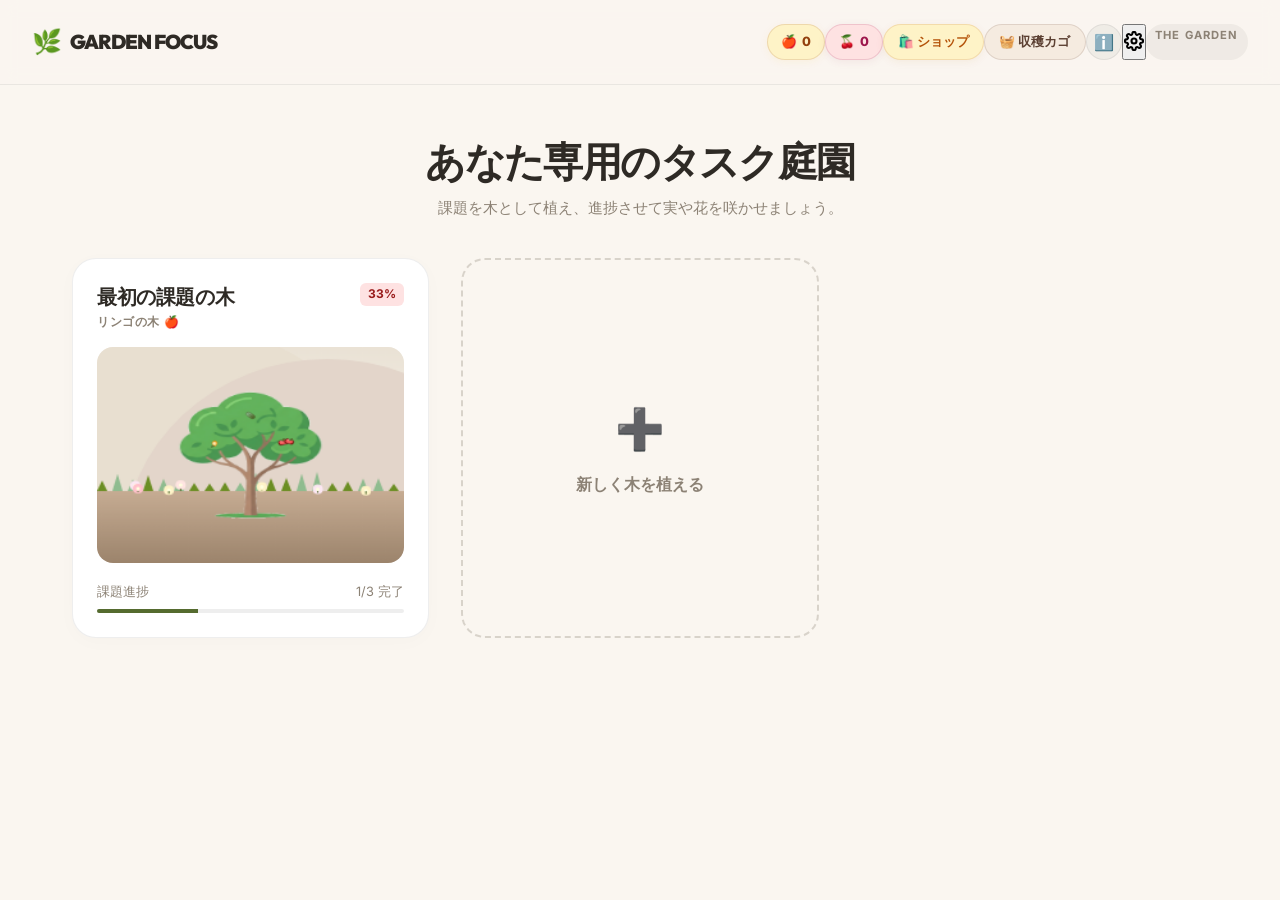
<file: index.html>
<!DOCTYPE html>
<html lang="ja" class="h-full">
<head>
  <meta charset="UTF-8">
  <meta name="viewport" content="width=device-width, initial-scale=1.0">
  <title>Garden Focus / 課題の木</title>
  <!-- Google Font Outfit & Inter for premium typography -->
  <link rel="preconnect" href="https://fonts.googleapis.com">
  <link rel="preconnect" href="https://fonts.gstatic.com" crossorigin>
  <link href="https://fonts.googleapis.com/css2?family=Inter:wght@400;500;700&family=Outfit:wght@400;600;800;900&display=swap" rel="stylesheet">
  <link rel="stylesheet" href="style.css">
</head>
<body class="h-full">

  <div class="h-full flex flex-col justify-between">
    
    <!-- 1. GARDEN (HOME) SCREEN -->
    <section id="screen-garden" class="flex-1 flex flex-col">
      <header>
        <div class="logo-group">
          <span class="logo-icon">🌿</span>
          <span class="logo-text" style="font-family: 'Outfit', sans-serif;">GARDEN FOCUS</span>
        </div>
        <div class="flex items-center gap-3">
          <div id="today-harvest-container" class="harvest-counter-badge" title="今日のタスク完了数（収穫数）">
            🍎 <span id="today-harvest-count">0</span>
          </div>
          <div id="coin-container" class="coin-badge" title="所持FRUITコイン">
            🍒 <span id="coin-count">0</span>
          </div>
          <button id="open-shop-btn" class="shop-btn" title="ショップで庭のデコレーションを購入">
            🛍️ ショップ
          </button>
          <button id="open-basket-btn" class="basket-btn" title="収穫した木（アーカイブ）を見る">
            🧺 収穫カゴ
          </button>
          <button id="open-about-btn" class="about-btn" title="MONO-FOCUS について">
            ℹ️
          </button>
          <button id="open-settings-btn" class="settings-btn" title="Settings">
            <svg width="20" height="20" viewBox="0 0 24 24" fill="none" stroke="currentColor" stroke-width="2.5" stroke-linecap="round" stroke-linejoin="round"><circle cx="12" cy="12" r="3"></circle><path d="M19.4 15a1.65 1.65 0 0 0 .33 1.82l.06.06a2 2 0 1 1-2.83 2.83l-.06-.06a1.65 1.65 0 0 0-1.82-.33 1.65 1.65 0 0 0-1 1.51V21a2 2 0 0 1-4 0v-.09A1.65 1.65 0 0 0 9 19.4a1.65 1.65 0 0 0-1.82.33l-.06.06a2 2 0 1 1-2.83-2.83l.06-.06a1.65 1.65 0 0 0 .33-1.82 1.65 1.65 0 0 0-1.51-1H3a2 2 0 0 1 0-4h.09A1.65 1.65 0 0 0 4.6 9a1.65 1.65 0 0 0-.33-1.82l-.06-.06a2 2 0 1 1 2.83-2.83l.06.06a1.65 1.65 0 0 0 1.82.33H9a1.65 1.65 0 0 0 1-1.51V3a2 2 0 0 1 4 0v.09a1.65 1.65 0 0 0 1 1.51 1.65 1.65 0 0 0 1.82-.33l.06-.06a2 2 0 1 1 2.83 2.83l-.06.06a1.65 1.65 0 0 0-.33 1.82V9a1.65 1.65 0 0 0 1.51 1H21a2 2 0 0 1 0 4h-.09a1.65 1.65 0 0 0-1.51 1z"></path></svg>
          </button>
          <span class="phase-tag">The Garden</span>
        </div>
      </header>

      <main class="flex-1 overflow-y-auto">
        <div class="garden-container">
          <div class="garden-title-section">
            <h2 class="garden-title" style="font-family: 'Outfit', sans-serif;">あなた専用のタスク庭園</h2>
            <p class="garden-subtitle">課題を木として植え、進捗させて実や花を咲かせましょう。</p>
          </div>
          
          <div id="tree-grid" class="tree-grid">
            <!-- Dynamically populated tree cards -->
            
            <!-- Default "Add Tree" Card trigger -->
            <div id="add-tree-trigger" class="add-tree-card">
              <span class="add-tree-icon">➕</span>
              <span class="add-tree-text">新しく木を植える</span>
            </div>
          </div>
        </div>
      </main>
    </section>

    <!-- 2. TREE DETAIL SCREEN -->
    <section id="screen-tree-detail" class="flex-1 flex flex-col hidden">
      <header>
        <button id="back-to-garden-btn" class="text-button back-btn">
          <span>⬅</span> 庭に戻る
        </button>
        <div class="flex items-center gap-3">
          <button id="harvest-tree-btn" class="btn-harvest hidden" title="すべての課題を達成したので収穫する">
            🧺 この木を収穫する
          </button>
          <span class="phase-tag">Tree Detail</span>
        </div>
      </header>

      <main class="flex-1">
        <div class="detail-layout">
          
          <!-- Left Column: Tree Canvas Rendering -->
          <div class="canvas-panel">
            <div class="stats-overlay-top">
              <span>進捗状況:</span>
              <span id="tree-detail-progress-percent" class="stats-overlay-val">0%</span>
              <span class="text-neutral-300">|</span>
              <span id="tree-detail-progress-fraction" class="stats-overlay-val">0/0</span>
            </div>
            
            <div class="canvas-wrapper">
              <canvas id="tree-canvas" width="600" height="600"></canvas>
            </div>
          </div>

          <!-- Right Column: Task Control Panel -->
          <div class="tasks-panel">
            <div class="panel-header">
              <div>
                <div style="display: flex; align-items: center; gap: 0.5rem;">
                  <h2 id="tree-detail-name" class="panel-title" style="font-family: 'Outfit', sans-serif;">木の名前</h2>
                  <button id="edit-tree-name-btn" class="text-button edit-btn" style="font-size: 1rem; cursor: pointer; padding: 0.25rem;" title="木の名前を変更">✏️</button>
                </div>
                <p id="tree-detail-type" class="panel-subtitle">木の種類: サクラ</p>
              </div>
              <button id="water-tree-btn" class="water-btn" title="木に水をやってコインを獲得（1日1回）">💦 水やり</button>
            </div>

            <!-- Add Task Form -->
            <div class="input-form">
              <input
                id="task-input"
                type="text"
                class="organic-input"
                placeholder="新しい葉（課題）を追加..."
                autocomplete="off"
              />
              <button id="add-task-btn" class="btn-organic">
                追加
              </button>
            </div>

            <!-- Task List Area -->
            <div id="tasks-list" class="tasks-list">
              <!-- Dynamically populated tasks -->
            </div>
          </div>

        </div>
      </main>
    </section>

  </div>

  <!-- 3. ADD TREE MODAL -->
  <div id="add-tree-modal" class="modal-overlay hidden">
    <div class="modal-content">
      <h2 class="modal-title" style="font-family: 'Outfit', sans-serif;">新しく木を植える</h2>
      <p class="modal-desc">カテゴリーや科目名を決めて、植える木の種類を選んでください。</p>
      
      <div class="mb-6" style="margin-bottom: 1.5rem;">
        <label for="tree-name-input" class="block text-xs font-bold tracking-widest uppercase text-neutral-400 mb-2" style="margin-bottom: 0.5rem; display: block;">木の名前（例: 数学の宿題, 読書）</label>
        <input
          id="tree-name-input"
          type="text"
          class="organic-input w-full"
          placeholder="木の名前を入力..."
          style="width: 100%;"
        />
      </div>

      <label class="block text-xs font-bold tracking-widest uppercase text-neutral-400 mb-2" style="margin-bottom: 0.5rem; display: block;">木の種類</label>
      <div class="options-grid">
        <div class="option-card selected" data-type="apple">
          <span class="option-icon">🍎</span>
          <span class="option-label">リンゴ</span>
        </div>
        <div class="option-card" data-type="cherry">
          <span class="option-icon">🌸</span>
          <span class="option-label">桜</span>
        </div>
        <div class="option-card" data-type="cactus">
          <span class="option-icon">🌵</span>
          <span class="option-label">サボテン</span>
        </div>
      </div>

      <div class="flex justify-end gap-4" style="display: flex; justify-content: flex-end; gap: 1rem;">
        <button id="cancel-add-tree-btn" class="text-button">キャンセル</button>
        <button id="confirm-add-tree-btn" class="btn-organic">木を植える ➔</button>
      </div>
    </div>
  </div>

  <!-- 4. SETTINGS MODAL (Gemini API Config) -->
  <div id="settings-modal" class="modal-overlay hidden">
    <div class="modal-content">
      <h2 class="modal-title" style="font-family: 'Outfit', sans-serif;">設定</h2>
      <p class="modal-desc">Gemini APIキーを設定して、AIによるタスクの自動小分け機能を利用できます。</p>
      
      <div class="mb-6" style="margin-bottom: 1.5rem;">
        <label for="api-key-input" class="block text-xs font-bold tracking-widest uppercase text-neutral-400 mb-2" style="margin-bottom: 0.5rem; display: block;">Gemini API Key</label>
        <input
          id="api-key-input"
          type="password"
          class="organic-input w-full"
          placeholder="AIZAsy..."
          style="width: 100%;"
        />
        <p class="text-[10px] text-neutral-400 mt-2 leading-relaxed" style="margin-top: 0.5rem; font-size: 0.65rem;">
          * キーは暗号化されずブラウザのローカル（localStorage）にのみ安全に保存され、直接Google APIとの通信に使用されます。空欄にすると、オフライン用の疑似分解エンジンが起動します。
        </p>
      </div>

      <div class="flex justify-end gap-4" style="display: flex; justify-content: flex-end; gap: 1rem;">
        <button id="close-settings-btn" class="text-button">閉じる</button>
        <button id="save-settings-btn" class="btn-organic">保存する</button>
      </div>
    </div>
  </div>

  <!-- 5. HARVEST BASKET MODAL -->
  <div id="basket-modal" class="modal-overlay hidden">
    <div class="modal-content" style="max-width: 550px;">
      <h2 class="modal-title" style="font-family: 'Outfit', sans-serif;">🧺 収穫カゴ</h2>
      <p class="modal-desc">これまでに収穫（タスク全達成）した木のコレクションです。</p>
      
      <!-- Badges Section -->
      <div class="badges-section" style="margin-bottom: 1.5rem; padding-bottom: 1.2rem; border-bottom: 2px solid #FAF6F0;">
        <h3 style="font-family: 'Outfit', sans-serif; font-size: 0.8rem; font-weight: 700; text-transform: uppercase; letter-spacing: 0.05em; color: #8C8275; margin-bottom: 0.75rem;">🏆 獲得した実績バッジ</h3>
        <div id="badges-grid" class="badges-grid" style="display: grid; grid-template-columns: repeat(5, 1fr); gap: 0.5rem; text-align: center;">
          <div class="badge-item locked" id="badge-first_harvest" title="見習い庭師: 初めて木を収穫する">
            <div class="badge-icon" style="font-size: 1.5rem; filter: grayscale(100%); opacity: 0.4;">🌱</div>
            <div class="badge-name" style="font-size: 0.65rem; color: #8C8275; margin-top: 0.25rem;">見習い</div>
          </div>
          <div class="badge-item locked" id="badge-apple_master" title="リンゴ農家: リンゴの木を収穫する">
            <div class="badge-icon" style="font-size: 1.5rem; filter: grayscale(100%); opacity: 0.4;">🍎</div>
            <div class="badge-name" style="font-size: 0.65rem; color: #8C8275; margin-top: 0.25rem;">リンゴ</div>
          </div>
          <div class="badge-item locked" id="badge-cherry_master" title="お花見隊長: サクラの木を収穫する">
            <div class="badge-icon" style="font-size: 1.5rem; filter: grayscale(100%); opacity: 0.4;">🌸</div>
            <div class="badge-name" style="font-size: 0.65rem; color: #8C8275; margin-top: 0.25rem;">サクラ</div>
          </div>
          <div class="badge-item locked" id="badge-rich_gardener" title="富豪 of FRUIT: 5,000 FRUITコインを突破">
            <div class="badge-icon" style="font-size: 1.5rem; filter: grayscale(100%); opacity: 0.4;">💰</div>
            <div class="badge-name" style="font-size: 0.65rem; color: #8C8275; margin-top: 0.25rem;">富豪</div>
          </div>
          <div class="badge-item locked" id="badge-grand_harvester" title="巨木の守護者: タスク16個以上の巨木を収穫する">
            <div class="badge-icon" style="font-size: 1.5rem; filter: grayscale(100%); opacity: 0.4;">🌟</div>
            <div class="badge-name" style="font-size: 0.65rem; color: #8C8275; margin-top: 0.25rem;">巨木</div>
          </div>
        </div>
      </div>

      <div id="basket-list" class="basket-list" style="max-height: 200px; overflow-y: auto; margin-bottom: 1.5rem;">
        <!-- Dynamically populated harvested trees -->
      </div>

      <div class="flex justify-end" style="display: flex; justify-content: flex-end;">
        <button id="close-basket-btn" class="btn-organic">閉じる</button>
      </div>
    </div>
  </div>

  <!-- 6. DECORATION SHOP MODAL -->
  <div id="shop-modal" class="modal-overlay hidden">
    <div class="modal-content" style="max-width: 500px;">
      <h2 class="modal-title" style="font-family: 'Outfit', sans-serif;">🛍️ 庭園デコレーションショップ</h2>
      <p class="modal-desc">FRUITコインを消費して、庭（ホーム）画面を彩るデコレーションを購入できます。</p>
      
      <div class="shop-items-grid" style="margin-bottom: 1.5rem; display: flex; flex-direction: column; gap: 1rem;">
        <div class="shop-item" id="shop-item-bench" style="display: flex; justify-content: space-between; align-items: center; padding: 0.75rem; background: #FAF6F0; border-radius: 8px;">
          <div style="display: flex; align-items: center; gap: 0.75rem;">
            <div class="shop-item-icon" style="font-size: 1.8rem;">🪑</div>
            <div>
              <div class="shop-item-name" style="font-weight: 700; font-size: 0.9rem;">木製ベンチ</div>
              <div class="shop-item-desc" style="font-size: 0.75rem; color: #8C8275;">庭の芝生に落ち着いたベンチを置きます。</div>
            </div>
          </div>
          <button class="btn-buy btn-organic" id="buy-decor-bench" data-type="bench" data-cost="1000" style="padding: 0.4rem 0.8rem; font-size: 0.8rem;">1,000 🍒</button>
        </div>
        
        <div class="shop-item" id="shop-item-birdhouse" style="display: flex; justify-content: space-between; align-items: center; padding: 0.75rem; background: #FAF6F0; border-radius: 8px;">
          <div style="display: flex; align-items: center; gap: 0.75rem;">
            <div class="shop-item-icon" style="font-size: 1.8rem;">🐦</div>
            <div>
              <div class="shop-item-name" style="font-weight: 700; font-size: 0.9rem;">小鳥の巣箱</div>
              <div class="shop-item-desc" style="font-size: 0.75rem; color: #8C8275;">木の横に設置し、時々青い鳥が遊びに来ます。</div>
            </div>
          </div>
          <button class="btn-buy btn-organic" id="buy-decor-birdhouse" data-type="birdhouse" data-cost="2000" style="padding: 0.4rem 0.8rem; font-size: 0.8rem;">2,000 🍒</button>
        </div>
        
        <div class="shop-item" id="shop-item-fountain" style="display: flex; justify-content: space-between; align-items: center; padding: 0.75rem; background: #FAF6F0; border-radius: 8px;">
          <div style="display: flex; align-items: center; gap: 0.75rem;">
            <div class="shop-item-icon" style="font-size: 1.8rem;">⛲</div>
            <div>
              <div class="shop-item-name" style="font-weight: 700; font-size: 0.9rem;">美しい噴水</div>
              <div class="shop-item-desc" style="font-size: 0.75rem; color: #8C8275;">庭の空きスペースに大理石の噴水を作ります。</div>
            </div>
          </div>
          <button class="btn-buy btn-organic" id="buy-decor-fountain" data-type="fountain" data-cost="5000" style="padding: 0.4rem 0.8rem; font-size: 0.8rem;">5,000 🍒</button>
        </div>
      </div>

      <div class="flex justify-end" style="display: flex; justify-content: flex-end;">
        <button id="close-shop-btn" class="btn-organic">閉じる</button>
      </div>
    </div>
  </div>

  <!-- 7. FOCUS TIMER OVERLAY (v6) -->
  <div id="focus-timer-overlay" class="modal-overlay hidden" style="background-color: rgba(250, 246, 240, 0.98); z-index: 2000;">
    <div class="modal-content" style="max-width: 480px; text-align: center; background: transparent; border: none; box-shadow: none; animation: none;">
      <h2 id="focus-task-name" class="modal-title" style="font-size: 1.6rem; font-family: 'Outfit', sans-serif; letter-spacing: -0.04em; margin-bottom: 2rem; color: #2E2A25;">タスクに集中しています...</h2>
      <div id="focus-time-display" style="font-family: 'Outfit', sans-serif; font-size: 6rem; font-weight: 900; letter-spacing: -0.06em; color: #2E2A25; margin-bottom: 2.5rem; user-select: none;">25:00</div>
      
      <!-- Demo Fast-Forward Button -->
      <button id="timer-fastforward-btn" class="text-button" style="margin-bottom: 2rem; display: inline-block; color: #8C8275; border: 1px dashed rgba(140, 130, 117, 0.3); padding: 0.4rem 0.8rem; border-radius: 8px;" title="デモ用にタイマーを10秒にスキップ">⏩ デモ用スキップ (10秒に短縮)</button>
      
      <div style="display: flex; justify-content: center;">
        <button id="cancel-timer-btn" class="btn-organic" style="background-color: #8C8275; padding: 0.6rem 1.8rem; font-size: 0.9rem;">諦める</button>
      </div>
    </div>
  </div>

  <!-- 8. ABOUT / AI VISION MODAL (v6-extra) -->
  <div id="about-modal" class="modal-overlay hidden" style="z-index: 2100;">
    <div class="modal-content" style="max-width: 550px;">
      <h2 class="modal-title" style="font-family: 'Outfit', sans-serif; display: flex; align-items: center; gap: 0.5rem;">
        🌿 MONO-FOCUS について
      </h2>
      <p class="modal-desc" style="margin-bottom: 1.5rem;">
        MONO-FOCUS は、課題を「木」として植え、タスクを消化しながら美しく成長させていく、スイスデザイン調のタスク＆集中管理アプリです。
      </p>

      <div style="background-color: rgba(46, 42, 37, 0.03); border: 1px solid rgba(46, 42, 37, 0.08); padding: 1.5rem; border-radius: 12px; margin-bottom: 1.5rem;">
        <h3 style="font-family: 'Outfit', sans-serif; font-size: 1rem; font-weight: 700; margin-bottom: 0.75rem; color: #2E2A25;">
          🔮 自分にとってのAIとは（AI Vision）
        </h3>
        <p style="font-size: 0.9rem; line-height: 1.6; color: #5C544A; margin: 0; text-align: justify;">
          講義開始前、私にとってAIは「指示したコードを自動で書いてくれる便利なツール」でした。しかし、この講義を通じてAIとペアプログラミングを行い、MONO-FOCUSというプロダクトを共に作り上げる中でその認識は大きく変化しました。今やAIは単なる受動的なツールではなく、私のアイデアの種を具現化し、技術的な壁を共に乗り越えてくれる「対等な伴走者（共創パートナー）」です。自動タスク分解やWeb Audioを用いたチック音の実装など、自分一人では諦めていた難解な課題も、対話を通じて解決し形にできました。AIは私の創造性と可能性を大きく広げてくれる存在へと進化しました。
        </p>
      </div>

      <div class="flex justify-end" style="display: flex; justify-content: flex-end;">
        <button id="close-about-btn" class="btn-organic">閉じる</button>
      </div>
    </div>
  </div>

  <script src="script.js"></script>
</body>
</html>
</file>
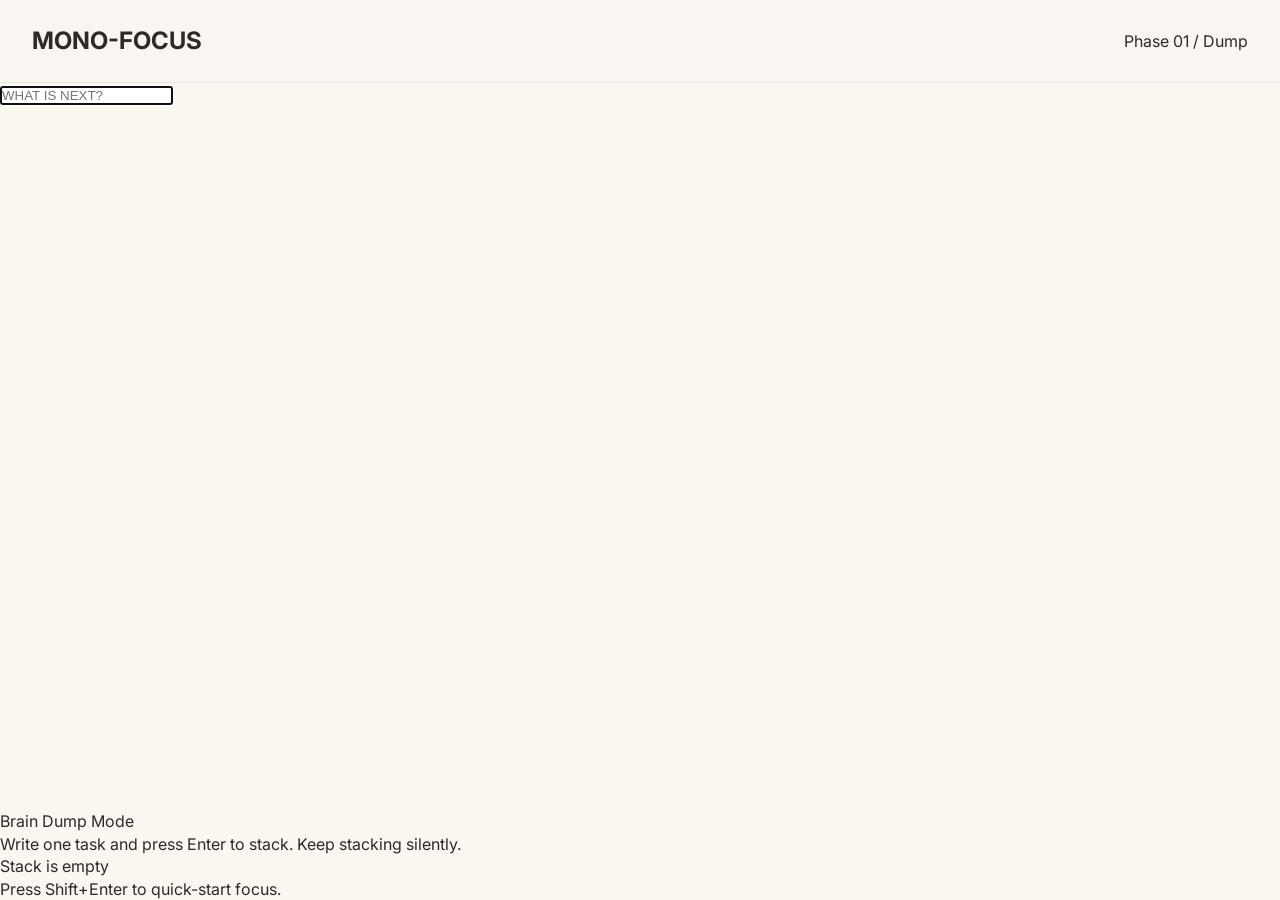
<file: MONO-FOCUSv1.html>
<!DOCTYPE html>
<html lang="ja" class="h-full">
<head>
  <meta charset="UTF-8">
  <meta name="viewport" content="width=device-width, initial-scale=1.0">
  <title>MONO-FOCUS</title>
  <!-- Swiss style typography: Inter google font -->
  <link rel="preconnect" href="https://fonts.googleapis.com">
  <link rel="preconnect" href="https://fonts.gstatic.com" crossorigin>
  <link href="https://fonts.googleapis.com/css2?family=Inter:wght@300;400;500;700;900&display=swap" rel="stylesheet">
  <link rel="stylesheet" href="style.css">
</head>
<body class="h-full bg-white text-black selection:bg-black selection:text-white m-0 p-0 font-sans antialiased">

  <div class="h-full flex flex-col justify-between">
    
    <!-- 1. BRAIN DUMP SCREEN -->
    <section id="screen-dump" class="flex-1 flex flex-col justify-between p-8 md:p-16">
      <header class="swiss-grid font-sans tracking-tight">
        <div>
          <h1 class="logo text-xl md:text-2xl font-black uppercase tracking-tighter leading-none">
            MONO-FOCUS
          </h1>
        </div>
        <div class="text-right">
          <p class="phase-indicator text-xs md:text-sm font-medium tracking-widest text-neutral-400 uppercase">
            Phase 01 / Dump
          </p>
        </div>
      </header>

      <main class="flex-1 flex flex-col justify-center items-start my-auto w-full max-w-5xl">
        <div class="w-full">
          <input
            id="dump-input"
            type="text"
            class="dump-input w-full bg-transparent border-none outline-none font-bold tracking-tighter text-black placeholder-neutral-200 uppercase p-0 m-0"
            placeholder="WHAT IS NEXT?"
            autocomplete="off"
            autofocus
          />
        </div>
      </main>

      <footer class="swiss-grid font-sans tracking-tight">
        <div class="footer-info flex flex-col justify-end">
          <p class="text-xs md:text-sm font-bold tracking-widest uppercase text-neutral-400 leading-relaxed">
            Brain Dump Mode
          </p>
          <p class="text-xs md:text-sm font-medium text-neutral-400 mt-1">
            Write one task and press Enter to stack. Keep stacking silently.
          </p>
        </div>
        <div class="footer-action flex flex-col md:items-end justify-end">
          <div id="start-focus-container" class="hidden">
            <button
              id="start-focus-btn"
              class="action-btn text-left md:text-right text-xl md:text-2xl font-black uppercase tracking-tighter hover:opacity-50 transition-opacity cursor-pointer focus:outline-none border-none bg-transparent p-0"
            >
              Start Focus (<span id="stacked-count">0</span> Stacked) ➔
            </button>
          </div>
          <p id="empty-stack-indicator" class="text-xs md:text-sm font-bold tracking-widest uppercase text-neutral-300">
            Stack is empty
          </p>
          <p class="text-neutral-400 text-xs mt-1 md:text-right">
            Press Shift+Enter to quick-start focus.
          </p>
        </div>
      </footer>
    </section>

    <!-- 2. MONO FOCUS SCREEN -->
    <section id="screen-focus" class="flex-1 flex flex-col justify-between p-8 md:p-16 hidden">
      <header class="swiss-grid font-sans tracking-tight">
        <div>
          <button
            id="back-to-dump-btn"
            class="logo text-xs md:text-sm font-bold tracking-widest uppercase hover:opacity-50 transition-opacity focus:outline-none cursor-pointer border-none bg-transparent p-0 text-black"
          >
            ➔ MONO-FOCUS
          </button>
        </div>
        <div class="text-right">
          <p class="phase-indicator text-xs md:text-sm font-medium tracking-widest text-neutral-400 uppercase">
            Phase 02 / Focus
          </p>
        </div>
      </header>

      <main class="flex-1 grid-focus items-center my-auto w-full max-w-7xl">
        <!-- Left Side: Task Text -->
        <div class="task-container flex flex-col justify-center min-h-[300px]">
          <p class="text-xs md:text-sm font-bold tracking-widest text-neutral-400 uppercase mb-4">
            CURRENT TARGET
          </p>
          <div id="active-task-wrapper">
            <h2 id="active-task-text" class="task-title font-black uppercase tracking-tighter leading-none break-words">
              TASK TEXT HERE
            </h2>
          </div>
        </div>

        <!-- Right Side: Timer -->
        <div class="timer-container flex flex-col items-start lg:items-end justify-center">
          <p class="text-xs md:text-sm font-bold tracking-widest text-neutral-400 uppercase mb-2 lg:text-right w-full">
            TIME REMAINING
          </p>
          <div class="w-full lg:text-right">
            <button
              id="timer-btn"
              class="timer-display font-light tracking-tighter tabular-nums hover:opacity-60 transition-opacity focus:outline-none cursor-pointer select-none leading-none -ml-2 lg:ml-0 border-none bg-transparent p-0 text-black"
              title="Click to Pause/Play (Spacebar)"
            >
              25:00
            </button>
          </div>
          <div class="flex flex-row gap-4 mt-2 justify-start lg:justify-end w-full">
            <p id="timer-status" class="text-xs font-bold tracking-widest uppercase text-neutral-400">
              PAUSED
            </p>
            <span class="text-neutral-300 text-xs">•</span>
            <button
              id="reset-timer-btn"
              class="text-xs font-bold tracking-widest uppercase hover:opacity-50 cursor-pointer focus:outline-none text-neutral-400 border-none bg-transparent p-0"
            >
              RESET TIMER
            </button>
          </div>
        </div>
      </main>

      <footer class="swiss-grid font-sans tracking-tight pt-8 border-t-0">
        <div class="footer-info flex flex-col justify-end">
          <p class="text-xs md:text-sm font-bold tracking-widest uppercase text-neutral-400">
            Task Queue
          </p>
          <p class="text-xs md:text-sm font-medium text-neutral-400 mt-1">
            <span id="queue-count">0</span> task<span id="queue-plural">s</span> remaining in queue. No distraction allowed.
          </p>
        </div>
        <div class="footer-action flex flex-row md:justify-end items-end gap-12">
          <button
            id="skip-task-btn"
            class="action-btn text-xl md:text-2xl font-black uppercase tracking-tighter hover:opacity-50 transition-opacity cursor-pointer focus:outline-none border-none bg-transparent p-0"
          >
            SKIP ➔
          </button>
          <button
            id="complete-task-btn"
            class="action-btn text-xl md:text-2xl font-black uppercase tracking-tighter hover:opacity-50 transition-opacity cursor-pointer focus:outline-none border-none bg-transparent p-0"
          >
            COMPLETE ✔
          </button>
        </div>
      </footer>
    </section>

    <!-- 3. SUMMARY SCREEN -->
    <section id="screen-summary" class="flex-1 flex flex-col justify-between p-8 md:p-16 hidden">
      <header class="swiss-grid font-sans tracking-tight">
        <div>
          <h1 class="logo text-xl md:text-2xl font-black uppercase tracking-tighter leading-none">
            MONO-FOCUS
          </h1>
        </div>
        <div class="text-right">
          <p class="phase-indicator text-xs md:text-sm font-medium tracking-widest text-neutral-400 uppercase">
            Phase 03 / Summary
          </p>
        </div>
      </header>

      <main class="flex-1 flex flex-col justify-center my-auto w-full max-w-5xl py-12 md:py-16">
        <div class="swiss-grid gap-12 md:gap-16 w-full">
          <!-- Completed column -->
          <div class="flex flex-col justify-start">
            <p class="text-xs md:text-sm font-bold tracking-widest text-neutral-400 uppercase mb-2">
              SUCCESS RATE
            </p>
            <div class="flex items-baseline gap-2">
              <span id="summary-completed-count" class="text-7xl md:text-8xl lg:text-9xl font-black tracking-tighter tabular-nums leading-none">
                00
              </span>
              <span class="text-xl md:text-2xl font-bold text-neutral-400">/ COMPLETED</span>
            </div>
            <div id="summary-completed-list" class="mt-8 space-y-3">
              <!-- JS Injected List -->
            </div>
          </div>

          <!-- Skipped column -->
          <div class="flex flex-col justify-start">
            <p class="text-xs md:text-sm font-bold tracking-widest text-neutral-400 uppercase mb-2">
              SKIPPED TARGETS
            </p>
            <div class="flex items-baseline gap-2">
              <span id="summary-skipped-count" class="text-7xl md:text-8xl lg:text-9xl font-black tracking-tighter tabular-nums leading-none text-neutral-300">
                00
              </span>
              <span class="text-xl md:text-2xl font-bold text-neutral-400">/ SKIPPED</span>
            </div>
            <div id="summary-skipped-list" class="mt-8 space-y-3">
              <!-- JS Injected List -->
            </div>
          </div>
        </div>
      </main>

      <footer class="swiss-grid font-sans tracking-tight">
        <div class="footer-info flex flex-col justify-end">
          <p class="text-xs md:text-sm font-bold tracking-widest uppercase text-neutral-400">
            Focus Session Concluded
          </p>
          <p class="text-xs md:text-sm font-medium text-neutral-400 mt-1">
            Your mind is empty and focused. Ready for the next run.
          </p>
        </div>
        <div class="footer-action flex flex-col md:items-end justify-end">
          <button
            id="restart-session-btn"
            class="action-btn text-left md:text-right text-xl md:text-2xl font-black uppercase tracking-tighter hover:opacity-50 transition-opacity cursor-pointer focus:outline-none border-none bg-transparent p-0"
          >
            Start New Session ➔
          </button>
          <p class="text-neutral-400 text-xs mt-1 md:text-right">
            Clears all completed tasks and restarts dump.
          </p>
        </div>
      </footer>
    </section>

  </div>

  <script src="script.js"></script>
</body>
</html>
</file>
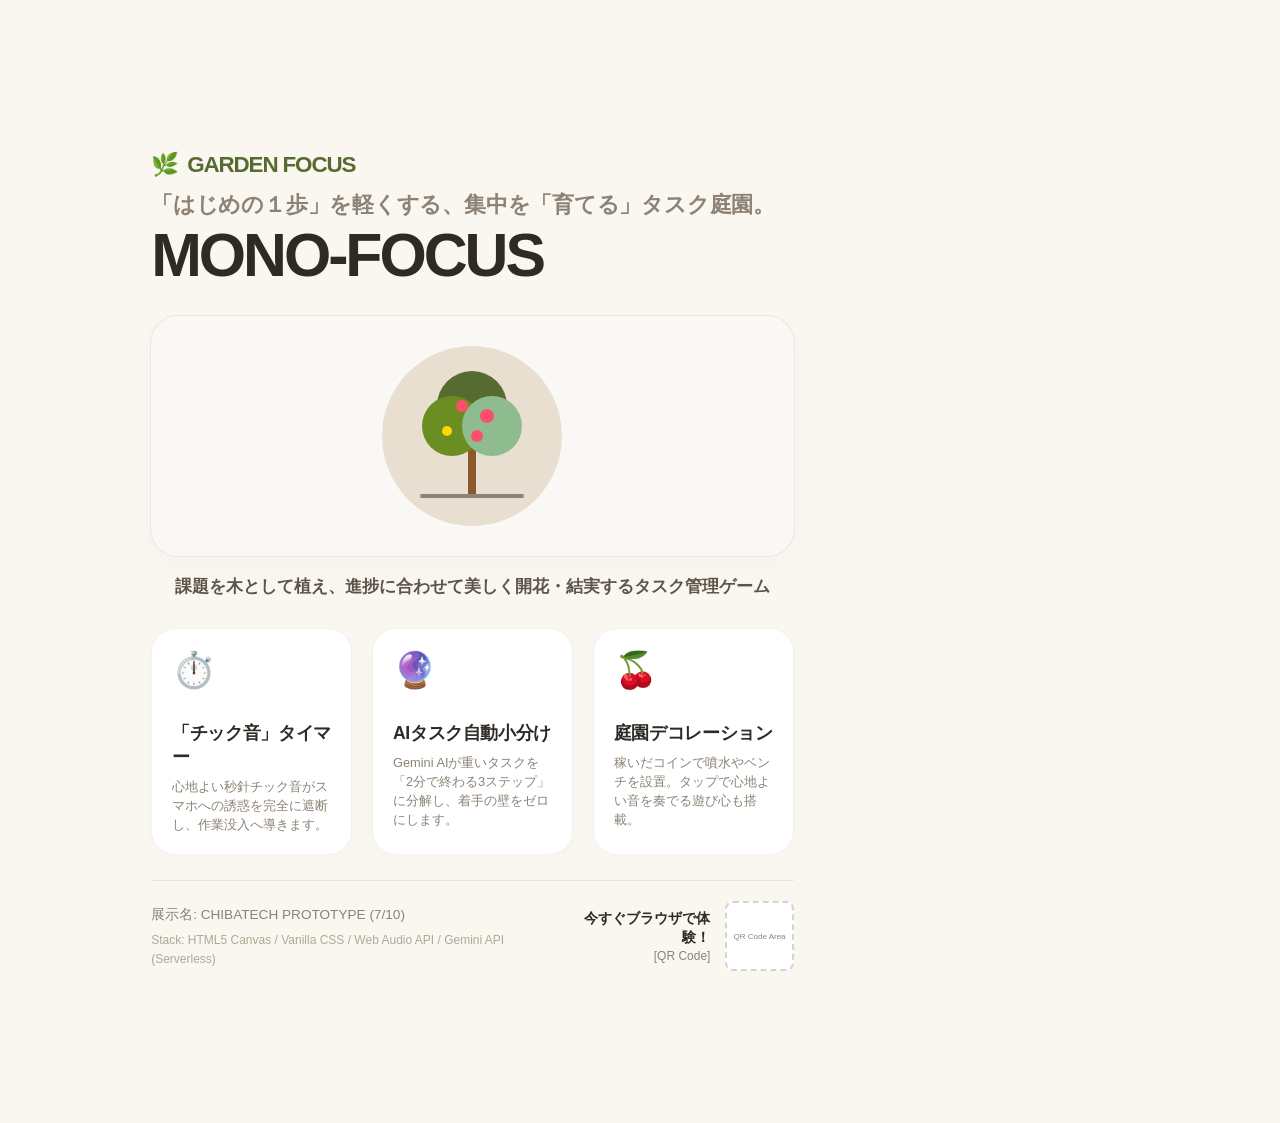
<file: poster.html>
<!DOCTYPE html>
<html lang="ja">
<head>
  <meta charset="UTF-8">
  <title>MONO-FOCUS Poster</title>
  <style>
    /* A4 Portrait Styling */
    @page {
      size: A4 portrait;
      margin: 0;
    }
    html, body {
      margin: 0;
      padding: 0;
      width: 210mm;
      height: 297mm;
      background-color: #FAF6F0; /* Linen Cream */
      color: #2E2A25;
      font-family: -apple-system, BlinkMacSystemFont, "Segoe UI", Roboto, "Helvetica Neue", Arial, sans-serif;
      display: flex;
      flex-direction: column;
      justify-content: space-between;
      box-sizing: border-box;
      padding: 20mm;
      -webkit-print-color-adjust: exact;
      print-color-adjust: exact;
    }
    
    /* Header */
    .header {
      display: flex;
      flex-direction: column;
      align-items: flex-start;
    }
    .logo {
      display: flex;
      align-items: center;
      gap: 8px;
      font-size: 1.4rem;
      font-weight: 800;
      color: #556B2F;
      margin-bottom: 12px;
    }
    .catchphrase {
      font-size: 1.4rem;
      font-weight: 700;
      color: #8C8275;
      line-height: 1.3;
      margin-bottom: 8px;
      letter-spacing: -0.01em;
    }
    .title {
      font-size: 3.8rem;
      font-weight: 900;
      letter-spacing: -0.05em;
      margin: 0;
      line-height: 0.95;
    }
    
    /* Main Visual */
    .main-visual {
      flex: 1;
      display: flex;
      flex-direction: column;
      justify-content: center;
      align-items: center;
      margin: 25px 0;
    }
    .preview-container {
      width: 100%;
      height: 240px;
      background-color: #FAF8F5;
      border: 1px solid rgba(46, 42, 37, 0.08);
      border-radius: 28px;
      display: flex;
      justify-content: center;
      align-items: center;
      position: relative;
      overflow: hidden;
      box-shadow: 0 10px 30px rgba(46, 42, 37, 0.02);
    }
    .tree-illustration {
      width: 200px;
      height: 200px;
    }
    .preview-caption {
      font-size: 1.05rem;
      font-weight: 700;
      color: #5C544A;
      margin-top: 18px;
      text-align: center;
    }
    
    /* Features Grid */
    .features {
      display: grid;
      grid-template-columns: repeat(3, 1fr);
      gap: 20px;
      margin-bottom: 25px;
    }
    .feature-card {
      background-color: #ffffff;
      border: 1px solid rgba(46, 42, 37, 0.06);
      border-radius: 24px;
      padding: 20px;
      box-shadow: 0 4px 20px rgba(46, 42, 37, 0.01);
      display: flex;
      flex-direction: column;
      justify-content: flex-start;
    }
    .feature-icon {
      font-size: 2.2rem;
      margin-bottom: 12px;
    }
    .feature-title {
      font-size: 1.1rem;
      font-weight: 800;
      margin-bottom: 8px;
      color: #2E2A25;
      letter-spacing: -0.02em;
    }
    .feature-desc {
      font-size: 0.8rem;
      line-height: 1.5;
      color: #8C8275;
      margin: 0;
    }
    
    /* Footer */
    .footer {
      border-top: 1px solid rgba(46, 42, 37, 0.08);
      padding-top: 20px;
      display: flex;
      justify-content: space-between;
      align-items: center;
    }
    .meta-info {
      font-size: 0.85rem;
      color: #8C8275;
      line-height: 1.6;
    }
    .tech-stack {
      font-size: 0.75rem;
      color: #B2A796;
      margin-top: 5px;
    }
    .action-area {
      display: flex;
      align-items: center;
      gap: 15px;
    }
    .action-text {
      text-align: right;
      font-size: 0.9rem;
      font-weight: 700;
      color: #2E2A25;
    }
    .action-text span {
      display: block;
      font-size: 0.75rem;
      color: #8C8275;
      font-weight: 400;
      margin-top: 2px;
    }
    .qr-box-dummy {
      width: 70px;
      height: 70px;
      border: 2px dashed rgba(46, 42, 37, 0.2);
      border-radius: 8px;
      display: flex;
      justify-content: center;
      align-items: center;
      font-size: 0.5rem;
      color: #8C8275;
      background-color: #ffffff;
      text-align: center;
      padding: 4px;
      box-sizing: border-box;
    }
  </style>
</head>
<body>

  <!-- Header -->
  <div class="header">
    <div class="logo">
      <span>🌿</span>
      <span style="letter-spacing: -0.05em; text-transform: uppercase; font-weight: 900;">Garden Focus</span>
    </div>
    <div class="catchphrase">「はじめの１歩」を軽くする、集中を「育てる」タスク庭園。</div>
    <h1 class="title">MONO-FOCUS</h1>
  </div>

  <!-- Main Visual -->
  <div class="main-visual">
    <div class="preview-container">
      <svg class="tree-illustration" viewBox="0 0 200 200" fill="none" xmlns="http://www.w3.org/2000/svg">
        <circle cx="100" cy="100" r="90" fill="#E8DFD0"/>
        <path d="M96 160H104V110H96V160Z" fill="#8B5A2B"/>
        <!-- Foliage -->
        <circle cx="100" cy="70" r="35" fill="#556B2F"/>
        <circle cx="80" cy="90" r="30" fill="#6B8E23"/>
        <circle cx="120" cy="90" r="30" fill="#8FBC8F"/>
        <!-- Fruits (Cherry blossoms) -->
        <circle cx="90" cy="70" r="6" fill="#FF4D6D"/>
        <circle cx="115" cy="80" r="7" fill="#FF4D6D"/>
        <circle cx="75" cy="95" r="5" fill="#FFD700"/>
        <circle cx="105" cy="100" r="6" fill="#FF4D6D"/>
        <!-- Ground line -->
        <line x1="50" y1="160" x2="150" y2="160" stroke="#8C8275" stroke-width="4" stroke-linecap="round"/>
      </svg>
    </div>
    <div class="preview-caption">課題を木として植え、進捗に合わせて美しく開花・結実するタスク管理ゲーム</div>
  </div>

  <!-- Features Grid -->
  <div class="features">
    <div class="feature-card">
      <div class="feature-icon">⏱️</div>
      <h3 class="feature-title">「チック音」タイマー</h3>
      <p class="feature-desc">心地よい秒針チック音がスマホへの誘惑を完全に遮断し、作業没入へ導きます。</p>
    </div>
    <div class="feature-card">
      <div class="feature-icon">🔮</div>
      <h3 class="feature-title">AIタスク自動小分け</h3>
      <p class="feature-desc">Gemini AIが重いタスクを「2分で終わる3ステップ」に分解し、着手の壁をゼロにします。</p>
    </div>
    <div class="feature-card">
      <div class="feature-icon">🍒</div>
      <h3 class="feature-title">庭園デコレーション</h3>
      <p class="feature-desc">稼いだコインで噴水やベンチを設置。タップで心地よい音を奏でる遊び心も搭載。</p>
    </div>
  </div>

  <!-- Footer -->
  <div class="footer">
    <div class="meta-info">
      <div>展示名: CHIBATECH PROTOTYPE (7/10)</div>
      <div class="tech-stack">Stack: HTML5 Canvas / Vanilla CSS / Web Audio API / Gemini API (Serverless)</div>
    </div>
    <div class="action-area">
      <div class="action-text">
        今すぐブラウザで体験！
        <span>[QR Code]</span>
      </div>
      <div class="qr-box-dummy">QR Code Area</div>
    </div>
  </div>

</body>
</html>
</file>
<file: style.css>
/* Garden Focus Theme Stylesheet */

* {
  box-sizing: border-box;
  margin: 0;
  padding: 0;
}

html, body {
  height: 100%;
  background-color: #FAF6F0; /* Soft warm linen cream */
  color: #2E2A25; /* Organic warm dark charcoal/brown */
  font-family: 'Inter', -apple-system, BlinkMacSystemFont, "Segoe UI", Roboto, sans-serif;
  line-height: 1.4;
  -webkit-font-smoothing: antialiased;
}

/* Base structural wrappers */
.h-full {
  height: 100%;
}

.flex {
  display: flex;
}

.flex-col {
  flex-direction: column;
}

.flex-1 {
  flex: 1;
}

.hidden {
  display: none !important;
}

/* Header style */
header {
  border-bottom: 1px solid rgba(46, 42, 37, 0.08);
  padding: 1.5rem 2rem;
  display: flex;
  justify-content: space-between;
  align-items: center;
  background-color: rgba(250, 246, 240, 0.8);
  backdrop-filter: blur(8px);
  position: sticky;
  top: 0;
  z-index: 10;
}

.logo-group {
  display: flex;
  align-items: center;
  gap: 0.5rem;
}

.logo-icon {
  font-size: 1.5rem;
}

.logo-text {
  font-size: 1.25rem;
  font-weight: 900;
  letter-spacing: -0.05em;
  text-transform: uppercase;
  color: #2E2A25;
}

.phase-tag {
  font-size: 0.7rem;
  font-weight: 700;
  letter-spacing: 0.1em;
  text-transform: uppercase;
  color: #8C8275;
  background-color: rgba(140, 130, 117, 0.1);
  padding: 0.25rem 0.6rem;
  border-radius: 9999px;
}

/* Garden Grid (Home screen) */
.garden-container {
  max-width: 1200px;
  margin: 0 auto;
  padding: 3rem 2rem;
}

.garden-title-section {
  margin-bottom: 2.5rem;
  text-align: center;
}

.garden-title {
  font-size: 2.5rem;
  font-weight: 900;
  letter-spacing: -0.04em;
  color: #2E2A25;
  margin-bottom: 0.5rem;
}

.garden-subtitle {
  font-size: 0.95rem;
  color: #8C8275;
}

.tree-grid {
  display: grid;
  grid-template-columns: 1fr;
  gap: 2rem;
}

@media (min-width: 640px) {
  .tree-grid {
    grid-template-columns: repeat(2, 1fr);
  }
}

@media (min-width: 1024px) {
  .tree-grid {
    grid-template-columns: repeat(3, 1fr);
  }
}

/* Tree Cards */
.tree-card {
  background: #ffffff;
  border: 1px solid rgba(46, 42, 37, 0.08);
  border-radius: 24px;
  padding: 1.5rem;
  display: flex;
  flex-direction: column;
  justify-content: space-between;
  cursor: pointer;
  transition: all 0.3s cubic-bezier(0.16, 1, 0.3, 1);
  box-shadow: 0 4px 20px rgba(46, 42, 37, 0.02);
  height: 380px;
}

.tree-card:hover {
  transform: translateY(-6px) scale(1.005);
  border-color: #556B2F; /* Olive green focus */
  box-shadow: 0 20px 40px rgba(85, 107, 47, 0.06), 0 1px 3px rgba(0, 0, 0, 0.01);
}

.tree-card-header {
  display: flex;
  justify-content: space-between;
  align-items: flex-start;
  margin-bottom: 1rem;
}

.tree-card-title {
  font-size: 1.25rem;
  font-weight: 800;
  letter-spacing: -0.02em;
  color: #2E2A25;
}

.tree-card-type {
  font-size: 0.75rem;
  font-weight: 700;
  text-transform: uppercase;
  color: #8C8275;
  letter-spacing: 0.05em;
  margin-top: 0.2rem;
}

.tree-card-badge {
  font-size: 0.75rem;
  font-weight: 700;
  padding: 0.2rem 0.5rem;
  border-radius: 6px;
}

/* Canvas preview container inside card */
.tree-card-preview {
  flex: 1;
  background-color: #FAF8F5;
  border-radius: 16px;
  overflow: hidden;
  margin-bottom: 1.25rem;
  display: flex;
  justify-content: center;
  align-items: center;
  position: relative;
}

.tree-card-preview canvas {
  width: 100%;
  height: 100%;
  display: block;
}

.tree-card-footer {
  display: flex;
  justify-content: space-between;
  align-items: center;
}

.progress-info {
  font-size: 0.8rem;
  color: #8C8275;
}

.progress-bar-wrapper {
  width: 100%;
  height: 4px;
  background-color: rgba(46, 42, 37, 0.08);
  border-radius: 2px;
  margin-top: 0.5rem;
  overflow: hidden;
}

.progress-bar-fill {
  height: 100%;
  background-color: #556B2F; /* Olive green */
  transition: width 0.3s ease;
}

/* Add Tree Card (Trigger Modal) */
.add-tree-card {
  background: transparent;
  border: 2px dashed rgba(140, 130, 117, 0.3);
  border-radius: 24px;
  display: flex;
  flex-direction: column;
  justify-content: center;
  align-items: center;
  gap: 1rem;
  cursor: pointer;
  height: 380px;
  transition: all 0.3s ease;
}

.add-tree-card:hover {
  background-color: rgba(255, 255, 255, 0.6);
  border-color: #2E2A25;
}

.add-tree-icon {
  font-size: 2.5rem;
  color: #8C8275;
}

.add-tree-text {
  font-size: 1rem;
  font-weight: 700;
  color: #8C8275;
}

/* Detail View Layout (Split Canvas & Tasks) */
.detail-layout {
  display: grid;
  grid-template-columns: 1fr;
  min-height: calc(100vh - 65px);
}

@media (min-width: 1024px) {
  #screen-tree-detail {
    height: 100vh;
    overflow: hidden;
  }

  #screen-tree-detail main {
    flex: 1;
    min-height: 0;
    overflow: hidden;
  }

  .detail-layout {
    grid-template-columns: 1.2fr 1fr; /* Canvas left, tasks right */
    height: calc(100vh - 73px); /* Fixed height matching space under header */
    min-height: 0;
    overflow: hidden;
  }

  .canvas-panel {
    height: 100%;
    overflow: hidden;
  }

  .tasks-panel {
    height: 100%;
    overflow-y: auto;
  }
}

/* Canvas column */
.canvas-panel {
  background-color: #F7F3EC;
  display: flex;
  flex-direction: column;
  justify-content: center;
  align-items: center;
  padding: 2rem;
  position: relative;
}

.canvas-wrapper {
  width: 100%;
  max-width: 600px;
  aspect-ratio: 1;
  background: #ffffff;
  border-radius: 32px;
  box-shadow: 0 10px 40px rgba(46, 42, 37, 0.03);
  border: 1px solid rgba(46, 42, 37, 0.05);
  overflow: hidden;
  position: relative;
}

.canvas-wrapper canvas {
  width: 100%;
  height: 100%;
  display: block;
}

/* Task list column */
.tasks-panel {
  background-color: #ffffff;
  border-left: 1px solid rgba(46, 42, 37, 0.08);
  padding: 3rem 2rem;
  overflow-y: auto;
  display: flex;
  flex-direction: column;
}

.panel-header {
  margin-bottom: 2rem;
  display: flex;
  justify-content: space-between;
  align-items: center;
}

.panel-title {
  font-size: 1.75rem;
  font-weight: 900;
  letter-spacing: -0.04em;
  font-family: 'Outfit', sans-serif;
}

.panel-subtitle {
  font-size: 0.85rem;
  color: #8C8275;
  margin-top: 0.25rem;
}

/* Input Form */
.input-form {
  margin-bottom: 2rem;
  display: flex;
  gap: 0.75rem;
}

.organic-input {
  flex: 1;
  background-color: #FAF6F0;
  border: 1px solid rgba(46, 42, 37, 0.15);
  border-radius: 12px;
  padding: 0.8rem 1.2rem;
  font-family: inherit;
  font-size: 0.95rem;
  color: #2E2A25;
  outline: none;
  transition: all 0.3s ease;
}

.organic-input:focus {
  border-color: #556B2F;
  background-color: #ffffff;
  box-shadow: 0 0 0 3px rgba(85, 107, 47, 0.1);
}

.btn-organic {
  background-color: #2E2A25;
  color: #FAF6F0;
  border: none;
  border-radius: 12px;
  padding: 0.8rem 1.5rem;
  font-family: inherit;
  font-weight: 700;
  cursor: pointer;
  transition: all 0.2s cubic-bezier(0.16, 1, 0.3, 1);
}

.btn-organic:hover {
  background-color: #556B2F;
  transform: translateY(-2px);
  box-shadow: 0 6px 16px rgba(85, 107, 47, 0.15);
}

.btn-organic:active {
  transform: translateY(0) scale(0.97);
}

/* Task rows list */
.tasks-list {
  display: flex;
  flex-direction: column;
  gap: 0.75rem;
  flex: 1;
}

.task-item {
  border: 1px solid rgba(46, 42, 37, 0.08);
  border-radius: 16px;
  padding: 1rem 1.25rem;
  display: flex;
  justify-content: space-between;
  align-items: center;
  background-color: #ffffff;
  transition: all 0.2s cubic-bezier(0.16, 1, 0.3, 1);
}

.task-item:hover {
  box-shadow: 0 8px 20px rgba(46, 42, 37, 0.04);
  border-color: rgba(46, 42, 37, 0.15);
  transform: translateY(-1px);
}

.task-item.done {
  background-color: #FAF8F5;
  border-color: rgba(46, 42, 37, 0.04);
}

.task-item.done .task-text {
  text-decoration: line-through;
  color: #8C8275;
  opacity: 0.6;
}

.task-text {
  font-size: 0.95rem;
  font-weight: 500;
  word-break: break-word;
  max-width: 60%;
}

.task-actions {
  display: flex;
  align-items: center;
  gap: 0.5rem;
}

/* Status selection buttons (segmented control) */
.status-selector {
  display: inline-flex;
  background-color: #FAF6F0;
  padding: 0.25rem;
  border-radius: 10px;
  border: 1px solid rgba(46, 42, 37, 0.05);
}

.status-btn {
  border: none;
  background: transparent;
  padding: 0.4rem 0.8rem;
  border-radius: 8px;
  font-family: inherit;
  font-size: 0.75rem;
  font-weight: 700;
  cursor: pointer;
  transition: all 0.2s cubic-bezier(0.16, 1, 0.3, 1);
  color: #8C8275;
}

.status-btn:hover {
  color: #2E2A25;
  background-color: rgba(46, 42, 37, 0.03);
}

.status-btn.active[data-status="todo"] {
  background-color: #ffffff;
  color: #475569;
  box-shadow: 0 2px 6px rgba(0, 0, 0, 0.05);
  border: 1px solid rgba(71, 85, 105, 0.08);
}

.status-btn.active[data-status="doing"] {
  background-color: #FEF3C7; /* Pale gold */
  color: #D97706; /* Rich Amber */
  box-shadow: 0 2px 6px rgba(217, 119, 6, 0.05);
  border: 1px solid rgba(217, 119, 6, 0.08);
}

.status-btn.active[data-status="done"] {
  background-color: #DCFCE7; /* Pale light green */
  color: #15803D; /* Forest Green */
  box-shadow: 0 2px 6px rgba(21, 128, 61, 0.05);
  border: 1px solid rgba(21, 128, 61, 0.08);
}

/* Delete task button */
.delete-task-btn {
  background: transparent;
  border: none;
  color: rgba(46, 42, 37, 0.3);
  cursor: pointer;
  display: flex;
  align-items: center;
  justify-content: center;
  padding: 0.25rem;
  border-radius: 6px;
  transition: all 0.2s ease;
}

.delete-task-btn:hover {
  color: #FF3B30;
  background-color: rgba(255, 59, 48, 0.08);
}

/* Modal dialogs */
.modal-overlay {
  position: fixed;
  top: 0;
  left: 0;
  width: 100vw;
  height: 100vh;
  background-color: rgba(46, 42, 37, 0.45);
  backdrop-filter: blur(8px);
  z-index: 1000;
  display: flex;
  justify-content: center;
  align-items: center;
  padding: 2rem;
}

.modal-content {
  background: #ffffff;
  border-radius: 28px;
  padding: 2.5rem;
  max-width: 450px;
  width: 100%;
  box-shadow: 0 20px 50px rgba(46, 42, 37, 0.15);
  border: 1px solid rgba(46, 42, 37, 0.08);
  animation: modalPop 0.3s cubic-bezier(0.16, 1, 0.3, 1) forwards;
}

@keyframes modalPop {
  from {
    opacity: 0;
    transform: scale(0.95) translateY(10px);
  }
  to {
    opacity: 1;
    transform: scale(1) translateY(0);
  }
}

.modal-title {
  font-size: 1.6rem;
  font-weight: 900;
  letter-spacing: -0.04em;
  font-family: 'Outfit', sans-serif;
  margin-bottom: 0.5rem;
}

.modal-desc {
  font-size: 0.85rem;
  color: #8C8275;
  margin-bottom: 1.5rem;
}

/* Options for selection (like tree type) */
.options-grid {
  display: grid;
  grid-template-columns: repeat(3, 1fr);
  gap: 0.75rem;
  margin-bottom: 1.5rem;
}

.option-card {
  border: 2px solid rgba(46, 42, 37, 0.08);
  border-radius: 16px;
  padding: 1rem;
  text-align: center;
  cursor: pointer;
  background-color: #ffffff;
  transition: all 0.2s cubic-bezier(0.16, 1, 0.3, 1);
}

.option-card:hover {
  border-color: #2E2A25;
  transform: translateY(-3px);
  box-shadow: 0 6px 16px rgba(46, 42, 37, 0.06);
}

.option-card.selected {
  border-color: #556B2F;
  background-color: rgba(85, 107, 47, 0.05);
  box-shadow: 0 4px 12px rgba(85, 107, 47, 0.08);
  transform: scale(1.02);
}

.option-icon {
  font-size: 1.75rem;
  margin-bottom: 0.5rem;
  display: block;
}

.option-label {
  font-size: 0.75rem;
  font-weight: 700;
  text-transform: uppercase;
}

/* Empty states */
.empty-state {
  text-align: center;
  padding: 3rem 1.5rem;
  color: #8C8275;
}

.empty-icon {
  font-size: 2.5rem;
  margin-bottom: 1rem;
  opacity: 0.5;
}

.empty-text {
  font-size: 0.95rem;
  font-weight: 500;
}

/* Quick utility styles */
.text-button {
  background: transparent;
  border: none;
  font-family: inherit;
  font-weight: 700;
  color: #8C8275;
  cursor: pointer;
  font-size: 0.85rem;
  transition: color 0.2s ease;
}

.text-button:hover {
  color: #2E2A25;
}

.back-btn {
  display: inline-flex;
  align-items: center;
  gap: 0.5rem;
}

.stats-overlay-top {
  position: absolute;
  top: 1.5rem;
  left: 1.5rem;
  background-color: rgba(255, 255, 255, 0.85);
  backdrop-filter: blur(4px);
  border: 1px solid rgba(46, 42, 37, 0.08);
  padding: 0.6rem 1rem;
  border-radius: 12px;
  font-size: 0.75rem;
  font-weight: 700;
  color: #8C8275;
  display: flex;
  align-items: center;
  gap: 0.5rem;
}

.stats-overlay-val {
  color: #2E2A25;
  font-weight: 900;
}

/* Today's Harvest Counter Badge */
.harvest-counter-badge {
  display: inline-flex;
  align-items: center;
  gap: 0.35rem;
  background-color: #FEF3C7; /* Soft amber/yellow */
  color: #92400E; /* Dark brown amber */
  font-size: 0.8rem;
  font-weight: 800;
  padding: 0.4rem 0.8rem;
  border-radius: 9999px;
  border: 1px solid rgba(146, 64, 14, 0.15);
  box-shadow: 0 2px 8px rgba(245, 158, 11, 0.08);
  user-select: none;
}

/* Basket Button */
.basket-btn {
  display: inline-flex;
  align-items: center;
  gap: 0.4rem;
  background-color: #F5EBE0; /* Light organic warm sand */
  color: #5C4033;
  border: 1px solid rgba(92, 64, 51, 0.15);
  padding: 0.4rem 0.9rem;
  border-radius: 9999px;
  font-family: inherit;
  font-size: 0.8rem;
  font-weight: 700;
  cursor: pointer;
  transition: all 0.2s cubic-bezier(0.16, 1, 0.3, 1);
}

.basket-btn:hover {
  background-color: #E3D5CA;
  border-color: #5C4033;
  transform: translateY(-1px);
}

/* Harvest Button in Detail View */
.btn-harvest {
  background-color: #D97706; /* Vibrant amber gold */
  color: #ffffff;
  border: none;
  padding: 0.5rem 1.1rem;
  border-radius: 12px;
  font-family: inherit;
  font-size: 0.8rem;
  font-weight: 700;
  cursor: pointer;
  display: inline-flex;
  align-items: center;
  gap: 0.4rem;
  box-shadow: 0 4px 12px rgba(217, 119, 6, 0.2);
  transition: all 0.2s ease;
  animation: pulseButton 2.5s infinite;
}

@keyframes pulseButton {
  0% {
    box-shadow: 0 0 0 0 rgba(217, 119, 6, 0.4);
  }
  70% {
    box-shadow: 0 0 0 8px rgba(217, 119, 6, 0);
  }
  100% {
    box-shadow: 0 0 0 0 rgba(217, 119, 6, 0);
  }
}

.btn-harvest:hover {
  background-color: #B45309;
  transform: translateY(-1px);
}

.btn-harvest:active {
  transform: scale(0.97);
}

/* Basket List items inside modal */
.basket-list {
  display: flex;
  flex-direction: column;
  gap: 0.75rem;
}

.basket-item {
  display: flex;
  justify-content: space-between;
  align-items: center;
  background-color: #FAF8F5;
  border: 1px solid rgba(46, 42, 37, 0.08);
  border-radius: 16px;
  padding: 1rem 1.25rem;
  transition: all 0.2s ease;
}

.basket-item:hover {
  border-color: rgba(92, 64, 51, 0.25);
  background-color: #ffffff;
}

.basket-item-info {
  display: flex;
  flex-direction: column;
  gap: 0.2rem;
}

.basket-item-name {
  font-weight: 800;
  color: #2E2A25;
  font-size: 1rem;
}

.basket-item-meta {
  font-size: 0.75rem;
  color: #8C8275;
}

.basket-item-badge {
  font-size: 1.25rem;
  padding: 0.4rem;
  background-color: rgba(140, 130, 117, 0.08);
  border-radius: 10px;
}

.basket-empty-state {
  text-align: center;
  padding: 2.5rem 1rem;
  color: #8C8275;
}

/* Coin Badge style */
.coin-badge {
  display: inline-flex;
  align-items: center;
  gap: 0.35rem;
  background-color: #FEE2E2; /* Pale red/pink */
  color: #9D174D; /* Deep strawberry pink */
  font-size: 0.8rem;
  font-weight: 800;
  padding: 0.4rem 0.8rem;
  border-radius: 9999px;
  border: 1px solid rgba(157, 23, 77, 0.15);
  box-shadow: 0 2px 8px rgba(157, 23, 77, 0.08);
  user-select: none;
}

/* Shop Button style in header */
.shop-btn {
  background-color: #FEF3C7; /* Pale gold */
  color: #B45309; /* Deep amber */
  border: 1px solid rgba(180, 83, 9, 0.15);
  font-size: 0.8rem;
  font-weight: 800;
  padding: 0.4rem 0.85rem;
  border-radius: 9999px;
  cursor: pointer;
  transition: all 0.2s ease;
  box-shadow: 0 2px 8px rgba(180, 83, 9, 0.08);
}

.shop-btn:hover {
  background-color: #FDE68A;
  transform: translateY(-1px);
}

.shop-btn:active {
  transform: scale(0.96);
}

/* Badges display styling */
.badge-item {
  background: #FAF8F5;
  border: 1px solid rgba(46, 42, 37, 0.08);
  border-radius: 12px;
  padding: 0.6rem 0.4rem;
  display: flex;
  flex-direction: column;
  align-items: center;
  justify-content: center;
  position: relative;
  cursor: help;
  transition: all 0.3s cubic-bezier(0.16, 1, 0.3, 1);
}

.badge-item:hover {
  transform: translateY(-2px);
  box-shadow: 0 4px 10px rgba(46, 42, 37, 0.04);
}

.badge-item.unlocked {
  background: #ffffff;
  border: 2px solid #D97706; /* Golden glow */
  box-shadow: 0 6px 16px rgba(217, 119, 6, 0.12);
}

.badge-item.unlocked .badge-icon {
  filter: none !important;
  opacity: 1 !important;
  transform: scale(1.1);
  animation: badge-pop 0.5s cubic-bezier(0.175, 0.885, 0.32, 1.275);
}

.badge-item.unlocked .badge-name {
  color: #2E2A25 !important;
  font-weight: 700;
}

@keyframes badge-pop {
  0% { transform: scale(0.7); }
  50% { transform: scale(1.2); }
  100% { transform: scale(1.1); }
}

/* Shop Modal item and buy action styles */
.shop-item {
  border: 1px solid transparent;
  transition: all 0.2s cubic-bezier(0.16, 1, 0.3, 1);
}

.shop-item:hover {
  border-color: rgba(180, 83, 9, 0.15) !important;
  transform: translateY(-2px);
  box-shadow: 0 8px 20px rgba(46, 42, 37, 0.04);
}

.btn-buy {
  transition: all 0.2s cubic-bezier(0.16, 1, 0.3, 1);
}

.btn-buy:active:not(.owned):not(.disabled) {
  transform: scale(0.95);
}

.btn-buy.owned {
  background-color: #E2E8F0 !important;
  color: #64748B !important;
  cursor: default !important;
  border-color: transparent !important;
  box-shadow: none !important;
}

.btn-buy.disabled {
  background-color: rgba(46, 42, 37, 0.06) !important;
  color: rgba(46, 42, 37, 0.3) !important;
  cursor: not-allowed !important;
  border-color: transparent !important;
  box-shadow: none !important;
}

/* Water button styling */
.water-btn {
  display: inline-flex;
  align-items: center;
  gap: 0.35rem;
  background-color: #E0F2FE; /* Pale sky blue */
  color: #0369A1; /* Deep sky blue */
  border: 1px solid rgba(3, 105, 161, 0.15);
  font-size: 0.8rem;
  font-weight: 800;
  padding: 0.4rem 0.9rem;
  border-radius: 9999px;
  cursor: pointer;
  font-family: inherit;
  transition: all 0.2s cubic-bezier(0.16, 1, 0.3, 1);
  box-shadow: 0 2px 8px rgba(3, 105, 161, 0.08);
}

.water-btn:hover:not(.disabled) {
  background-color: #BAE6FD;
  transform: translateY(-1.5px);
  box-shadow: 0 4px 12px rgba(3, 105, 161, 0.15);
}

.water-btn:active:not(.disabled) {
  transform: translateY(0) scale(0.96);
}

.water-btn.disabled {
  background-color: rgba(46, 42, 37, 0.05) !important;
  color: rgba(46, 42, 37, 0.3) !important;
  cursor: not-allowed !important;
  border-color: transparent !important;
  box-shadow: none !important;
  transform: none !important;
}

/* Focus timer styling */
.timer-btn {
  background-color: rgba(46, 42, 37, 0.05) !important;
  color: #2E2A25 !important;
  border: 1px solid rgba(46, 42, 37, 0.1) !important;
  font-size: 0.75rem;
  font-weight: 700;
  padding: 0.4rem 0.8rem;
  border-radius: 8px;
  cursor: pointer;
  transition: all 0.2s cubic-bezier(0.16, 1, 0.3, 1);
}

.timer-btn:hover {
  background-color: #2E2A25 !important;
  color: #FAF6F0 !important;
  border-color: transparent !important;
  transform: translateY(-1px);
}

.timer-btn:active {
  transform: scale(0.96);
}

/* Digital clock pulse effect during countdown */
#focus-time-display.ticking {
  animation: timerPulse 2s infinite ease-in-out;
}

@keyframes timerPulse {
  0% {
    opacity: 1;
    transform: scale(1);
  }
  50% {
    opacity: 0.85;
    transform: scale(0.98);
  }
  100% {
    opacity: 1;
    transform: scale(1);
  }
}

/* About Button style in header */
.about-btn {
  display: inline-flex;
  align-items: center;
  justify-content: center;
  width: 36px;
  height: 36px;
  background-color: rgba(46, 42, 37, 0.05);
  color: #2E2A25;
  border: 1px solid rgba(46, 42, 37, 0.08);
  border-radius: 9999px;
  cursor: pointer;
  font-size: 1rem;
  transition: all 0.2s cubic-bezier(0.16, 1, 0.3, 1);
}

.about-btn:hover {
  background-color: #2E2A25;
  color: #FAF6F0;
  transform: translateY(-1px);
}

.about-btn:active {
  transform: scale(0.95);
}
</file>
